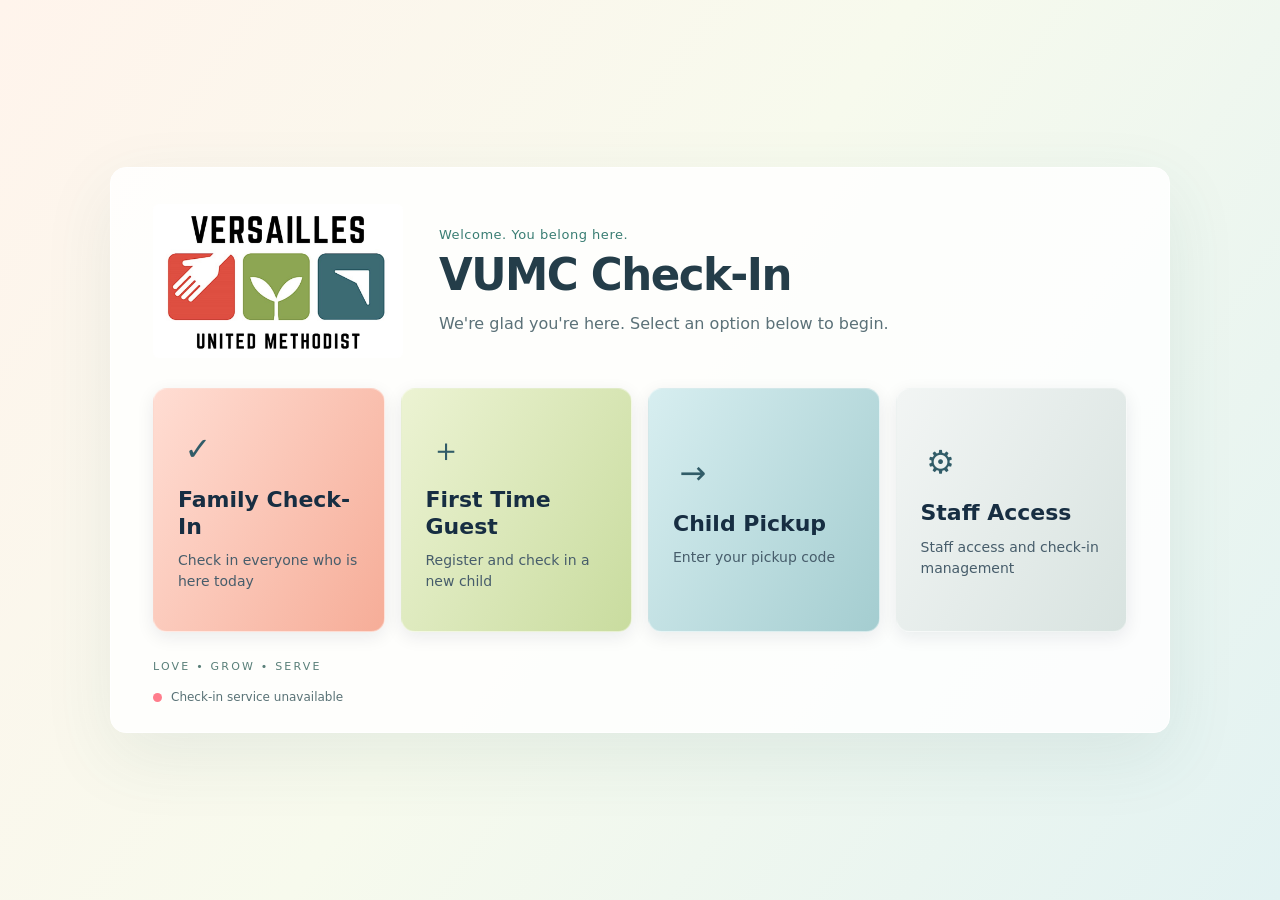
<file: index.html>
<!doctype html>
<html lang="en">

<head>

  <meta charset="utf-8">

  <meta
    name="viewport"
    content="width=device-width,initial-scale=1,viewport-fit=cover"
  >

  <meta
    name="theme-color"
    content="#0b2a52"
  >

  <meta
    name="description"
    content="VUMC Check-In kiosk"
  >

  <link
    rel="manifest"
    href="./manifest.json"
  >

  <link
    rel="stylesheet"
    href="./css/app.css?v=4.0.1"
  >

  <title>
    VUMC Check-In
  </title>

</head>


<body>


  <!-- ============================================================
       LANDING SCREEN
       ============================================================ -->

  <section
    id="landingScreen"
    class="landing-screen"
  >

    <div class="landing-card">


      <div class="welcome-brand">
      <img class="church-logo" src="./media/vumc-logo.jpg" alt="Versailles United Methodist Church — Love, Grow, Serve">

      <div class="landing-copy">

        <p class="landing-eyebrow">
          Welcome. You belong here.
        </p>

        <h1>
          VUMC Check-In
        </h1>

        <p>
          We're glad you're here.
          Select an option below to begin.
        </p>

      </div>


      </div>

      <!-- ========================================================
           WORKFLOW CARDS
           ======================================================== -->

      <div class="landing-actions">


        <!-- CHECK IN -->

        <button
          id="landingCheckinBtn"
          class="landing-action checkin-action"
          type="button"
        >

          <span class="landing-action-icon">
            ✓
          </span>

          <span class="landing-action-copy">

            <strong>
              Family Check-In
            </strong>

            <small>
              Check in everyone who is here today
            </small>

          </span>

        </button>



        <!-- FIRST TIME GUEST -->

        <button
          id="landingGuestBtn"
          class="landing-action guest-action"
          type="button"
        >

          <span class="landing-action-icon">
            ＋
          </span>

          <span class="landing-action-copy">

            <strong>
              First Time Guest
            </strong>

            <small>
              Register and check in a new child
            </small>

          </span>

        </button>



        <!-- PICK UP -->

        <button
          id="landingPickupBtn"
          class="landing-action pickup-action"
          type="button"
        >

          <span class="landing-action-icon">
            →
          </span>

          <span class="landing-action-copy">

            <strong>
              Child Pickup
            </strong>

            <small>
              Enter your pickup code
            </small>

          </span>

        </button>



        <!-- ADMINISTRATOR -->

        <a
          href="./admin/"
          class="landing-action admin-action"
          title="Administrator"
          aria-label="Open Administrator"
        >

          <span class="landing-action-icon">
            ⚙
          </span>

          <span class="landing-action-copy">

            <strong>
              Staff Access
            </strong>

            <small>
              Staff access and check-in management
            </small>

          </span>

        </a>


      </div>


      <!-- ========================================================
           MINISTRY FOOTER
           ======================================================== -->

      <p class="landing-footer">

        <span class="love">
          LOVE
        </span>

        •

        <span class="grow">
          GROW
        </span>

        •

        <span class="serve">
          SERVE
        </span>

      </p>


      <!-- ========================================================
           BACKEND STATUS
           ======================================================== -->

      <div class="landing-status">

        <span
          id="landingBackendDot"
          class="status-dot"
        ></span>

        <span id="landingBackendText">
          Connecting to check-in service…
        </span>

      </div>


    </div>

  </section>



  <!-- ============================================================
       MAIN APPLICATION
       ============================================================ -->

  <div
    id="appContent"
    class="app-content hidden"
  >


    <!-- ==========================================================
         HEADER
         ========================================================== -->

    <header class="app-header">


      <div class="brand">

        <div class="brand-mark">
          ✦
        </div>

        <div>

          <h1>
            VUMC
          </h1>

          <p>
            Check-In
          </p>

        </div>

      </div>



      <div class="header-actions">


        <button
          id="homeBtn"
          class="home-btn"
          type="button"
        >
          Home
        </button>


        <button
          id="refreshRosterBtn"
          class="icon-btn"
          type="button"
          title="Refresh Planning Center roster"
          aria-label="Refresh Planning Center roster"
        >
          ↻
        </button>


        <div class="backend-pill">

          <span
            id="backendDot"
            class="status-dot"
          ></span>

          <span id="backendText">
            Connecting…
          </span>

        </div>


      </div>

    </header>



    <!-- ==========================================================
         APP CONTENT
         ========================================================== -->

    <main class="app-shell">


      <!-- ========================================================
           NAVIGATION
           ======================================================== -->

      <nav class="nav-tabs">


        <button
          class="nav-btn active"
          data-view="checkinView"
          type="button"
        >
          Check In
        </button>


        <button
          class="nav-btn"
          data-view="guestView"
          type="button"
        >
          Guest Check-In
        </button>


        <button
          class="nav-btn"
          data-view="pickupView"
          type="button"
        >
          Pickup
        </button>


      </nav>



      <!-- ========================================================
           FAMILY CHECK-IN
           ======================================================== -->

      <section
        id="checkinView"
        class="view active"
      >

        <div class="panel">


          <div class="panel-header">

            <div>

              <h2>
                Family Check-In
              </h2>

              <p>
                Search by last name, parent, guardian, or child.
              </p>

            </div>

          </div>



          <div class="panel-body">


            <!-- SEARCH -->

            <div class="toolbar search-toolbar">


              <div class="field">

                <label for="searchInput">
                  Search Family
                </label>

                <input
                  id="searchInput"
                  type="search"
                  placeholder="Type a last name..."
                  autocomplete="off"
                >

              </div>


              <button
                id="clearSearchBtn"
                class="btn secondary"
                type="button"
              >
                Clear
              </button>


            </div>



            <!-- ROSTER -->

            <div class="roster-layout">


              <!-- SEARCH RESULTS -->

              <div>

                <div
                  id="resultsList"
                  class="results"
                >

                  <div class="empty">
                    Loading families…
                  </div>

                </div>

              </div>



              <!-- SELECTED CHILDREN -->

              <aside
                class="selection-card sticky-selection-card"
              >

                <h3>
                  Today's Check-In
                </h3>


                <p class="selection-help">

                  Check the adults and children who are present.

                  Choose a service or room for each person. Labels print only when children are checked in.

                </p>


                <p id="selectionSummary" class="selection-help" aria-live="polite"></p>

                <div
                  id="selectedList"
                  class="selected-list"
                ></div>


                <button
                  id="submitCheckinBtn"
                  class="btn success full-btn"
                  type="button"
                  disabled
                >
                  Complete Check-In
                </button>


                <div
                  id="checkinNotice"
                  class="notice hidden"
                ></div>


              </aside>


            </div>


          </div>

        </div>

      </section>



      <!-- ========================================================
           FIRST-TIME GUEST
           ======================================================== -->

      <section
        id="guestView"
        class="view"
      >

        <div class="panel">


          <div class="panel-header">

            <div>

              <h2>
                Guest Check-In
              </h2>

              <p>
                Use this for a child who is not yet in the
                Planning Center roster.
              </p>

            </div>

          </div>



          <form
            id="guestForm"
            class="panel-body"
          >


            <div class="form-grid">


              <div class="field">

                <label for="guestChildFirst">
                  Child first name
                </label>

                <input
                  id="guestChildFirst"
                  type="text"
                  autocomplete="given-name"
                  required
                >

              </div>



              <div class="field">

                <label for="guestChildLast">
                  Child last name
                </label>

                <input
                  id="guestChildLast"
                  type="text"
                  autocomplete="family-name"
                >

              </div>



              <div class="field">

                <label for="guestParentName">
                  Parent / guardian name
                </label>

                <input
                  id="guestParentName"
                  type="text"
                  autocomplete="name"
                  required
                >

              </div>



              <div class="field">

                <label for="guestEmail">
                  Parent / guardian email
                </label>

                <input
                  id="guestEmail"
                  type="email"
                  placeholder="parent@example.com"
                  autocomplete="email"
                  inputmode="email"
                  required
                >

              </div>



              <div class="field">

                <label for="guestGrade">
                  Age / grade
                </label>

                <input
                  id="guestGrade"
                  type="text"
                  placeholder="Example: Age 6 / 1st Grade"
                >

              </div>



              <div class="field">

                <label for="guestRoom">
                  Room / group
                </label>

                <select
                  id="guestRoom"
                  required
                >

                  <option value="Nursery">
                    Nursery
                  </option>

                  <option
                    value="Sunday School"
                    selected
                  >
                    Sunday School
                  </option>

                  <option value="Children's Church">
                    Children's Church
                  </option>

                  <option value="Wednesday Kids">
                    Wednesday Kids
                  </option>

                </select>

              </div>



              <div class="field full">

                <label for="guestNotes">
                  Allergies / notes
                </label>

                <textarea
                  id="guestNotes"
                  rows="4"
                  placeholder="Allergies, medical information, special instructions, or other notes"
                ></textarea>

              </div>


            </div>



            <button
              class="btn success"
              type="submit"
            >
              Check In Guest
            </button>


            <div
              id="guestNotice"
              class="notice hidden"
            ></div>


          </form>


        </div>

      </section>



      <!-- ========================================================
           PICKUP
           ======================================================== -->

      <section
        id="pickupView"
        class="view"
      >

        <div class="panel">


          <div class="panel-header">

            <div>

              <h2>
                Verify Pickup
              </h2>

              <p>
                Enter the four-character pickup code.
              </p>

            </div>

          </div>



          <div class="panel-body pickup-panel">


            <div class="field pickup-field">

              <label for="pickupCodeInput">
                Pickup code
              </label>

              <input
                id="pickupCodeInput"
                maxlength="4"
                autocomplete="off"
                autocapitalize="characters"
                spellcheck="false"
                placeholder="A7KD"
              >

            </div>



            <button
              id="verifyPickupBtn"
              class="btn primary"
              type="button"
            >
              Verify and Check Out
            </button>



            <div
              id="pickupNotice"
              class="notice hidden"
            ></div>



            <div
              id="pickupResult"
              class="pickup-result hidden"
            ></div>


          </div>

        </div>

      </section>



      <!-- ========================================================
           SUCCESS
           ======================================================== -->

      <section
        id="successScreen"
        class="view"
      >

        <div class="panel success-screen">


          <div class="success-icon">
            ✓
          </div>


          <h2>
            Check-In Complete
          </h2>


          <p id="successNames"></p>


          <div
            class="pickup-code"
            id="successCode"
          ></div>


          <p id="pickupInstructions">
            Keep this pickup code.
            Staff will use it when the child is picked up.
          </p>


          <p
            id="successEmailStatus"
            class="success-email-status"
          ></p>


          <p
            id="nextFamilyCountdown"
            class="next-family-countdown"
          >
            Ready for the next family in 8 seconds…
          </p>


          <button
            id="newCheckinBtn"
            class="btn primary"
            type="button"
          >
            Next Household
          </button>


        </div>

      </section>


    </main>


  </div>



  <!-- ============================================================
       JAVASCRIPT
       ============================================================ -->

  <script src="./js/config.js?v=4.0.1"></script>

  <script src="./js/api.js?v=4.0.1"></script>

  <!--
    Local Windows DYMO printer bridge.
    This MUST load before app.js.
  -->
  <script src="./js/dymo-print.js?v=4.0.1"></script>

  <script src="./js/app.js?v=4.0.1"></script>


</body>

</html>
</file>
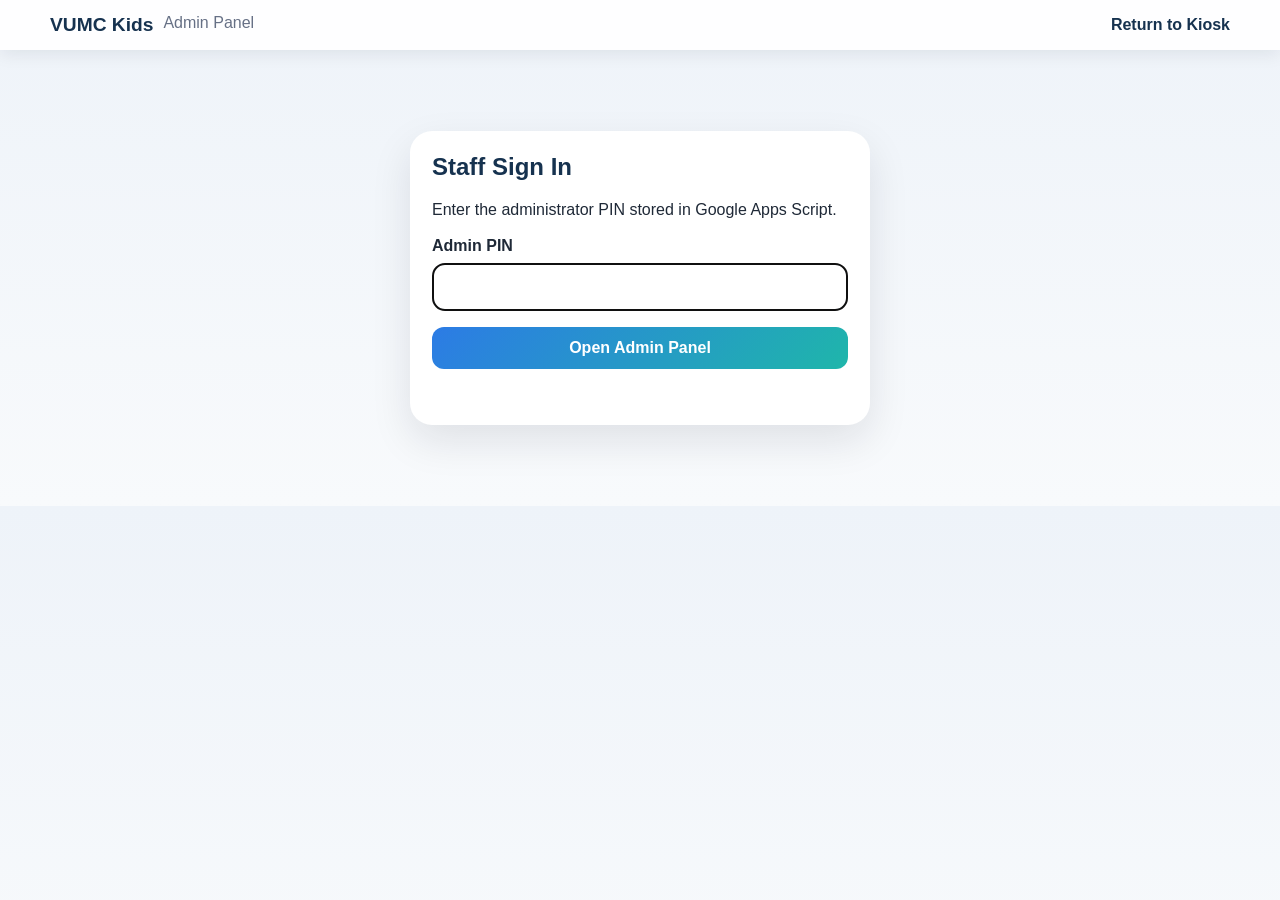
<file: admin/index.html>
<!doctype html>
<html lang="en">

<head>
  <meta charset="utf-8">

  <meta
    name="viewport"
    content="width=device-width,initial-scale=1,viewport-fit=cover"
  >

  <meta
    name="theme-color"
    content="#16324f"
  >

  <meta
    name="robots"
    content="noindex,nofollow"
  >

  <title>VUMC Kids Admin</title>

  <link
    rel="stylesheet"
    href="admin.css"
  >
</head>

<body>

<header class="topbar">

  <div>
    <strong>VUMC Kids</strong>
    <span>Admin Panel</span>
  </div>

  <a
    href="../"
    class="kiosk-link"
  >
    Return to Kiosk
  </a>

</header>


<main class="shell">

  <!-- LOGIN -->

  <section
    id="loginPanel"
    class="card login-card"
  >

    <h1>Staff Sign In</h1>

    <p>
      Enter the administrator PIN stored in
      Google Apps Script.
    </p>

    <form id="loginForm">

      <label for="pin">
        Admin PIN
      </label>

      <input
        id="pin"
        name="pin"
        type="password"
        inputmode="text"
        autocomplete="current-password"
        autocapitalize="none"
        autocorrect="off"
        spellcheck="false"
        required
      >

      <button type="submit">
        Open Admin Panel
      </button>

    </form>

    <div
      id="loginStatus"
      class="status"
    ></div>

  </section>



  <!-- DASHBOARD -->

  <section
    id="dashboard"
    hidden
  >

    <div class="dashboard-head">

      <div>

        <h1>
          Kids Check-In Dashboard
        </h1>

        <p id="lastUpdated">
          Not loaded yet
        </p>

      </div>

      <div class="head-actions">

        <button
          id="refreshBtn"
          class="secondary"
        >
          Refresh
        </button>

        <button
          id="logoutBtn"
          class="danger-outline"
        >
          Sign Out
        </button>

      </div>

    </div>



    <!-- STATS -->

    <div class="stats">

      <article class="stat">
        <span>Active Families</span>
        <strong id="activeFamilies">0</strong>
      </article>

      <article class="stat">
        <span>Children On Site</span>
        <strong id="childrenOnSite">0</strong>
      </article>

      <article class="stat">
        <span>Checked Out Today</span>
        <strong id="checkedOutToday">0</strong>
      </article>

      <article class="stat">
        <span>Total Today</span>
        <strong id="totalToday">0</strong>
      </article>

    </div>



    <!-- TABS -->

    <nav class="tabs">

      <button
        class="tab active"
        data-tab="active"
      >
        Active Check-Ins
      </button>

      <button
        class="tab"
        data-tab="history"
      >
        History
      </button>

      <button
        class="tab"
        data-tab="tools"
      >
        Roster Tools
      </button>

    </nav>



    <!-- ACTIVE -->

    <section
      id="activeTab"
      class="tab-panel card"
    >

      <div class="section-head">

        <div>

          <h2>
            Active Check-Ins
          </h2>

          <p>
            Families whose pickup code has not yet
            been checked out.
          </p>

        </div>

        <input
          id="activeSearch"
          class="search"
          placeholder="Search child or pickup code"
        >

      </div>

      <div
        id="activeList"
        class="records"
      ></div>

    </section>



    <!-- HISTORY -->

    <section
      id="historyTab"
      class="tab-panel card"
      hidden
    >

      <div class="section-head">

        <div>

          <h2>
            Check-In History
          </h2>

          <p>
            Permanent records stored in Google
            Sheets.
          </p>

        </div>

        <div class="filters">

          <input
            id="historyDate"
            type="date"
          >

          <input
            id="historySearch"
            class="search"
            placeholder="Search child or pickup code"
          >

          <button
            id="exportBtn"
            class="secondary"
          >
            Export CSV
          </button>

        </div>

      </div>

      <div
        id="historyList"
        class="records"
      ></div>

    </section>



    <!-- TOOLS -->

    <section
      id="toolsTab"
      class="tab-panel card"
      hidden
    >

      <h2>
        Roster Tools
      </h2>

      <p>
        Use these only after Planning Center
        records have changed.
      </p>

      <div class="tool-grid">

        <button id="refreshRosterBtn">
          Refresh Planning Center Roster
        </button>

        <button
          id="initializeSheetBtn"
          class="secondary"
        >
          Initialize Sheet Tabs
        </button>

      </div>

      <div
        id="toolsStatus"
        class="status"
      ></div>

    </section>

  </section>

</main>



<div
  id="toast"
  class="toast"
></div>


<script>

window.VUMC_ADMIN_CONFIG = {

  scriptUrl:
    "https://script.google.com/macros/s/AKfycbwkn7gc4YiQ93wvL6dzazkzXkobZfGv6SjKQKgwLpawQwgaigB0Fal8-0WDOyG-RePj/exec"

};

</script>

<script src="admin.js?v=4.0.0"></script>
<script src="family-attendance.js?v=4.0.0"></script>

</body>
</html>
</file>
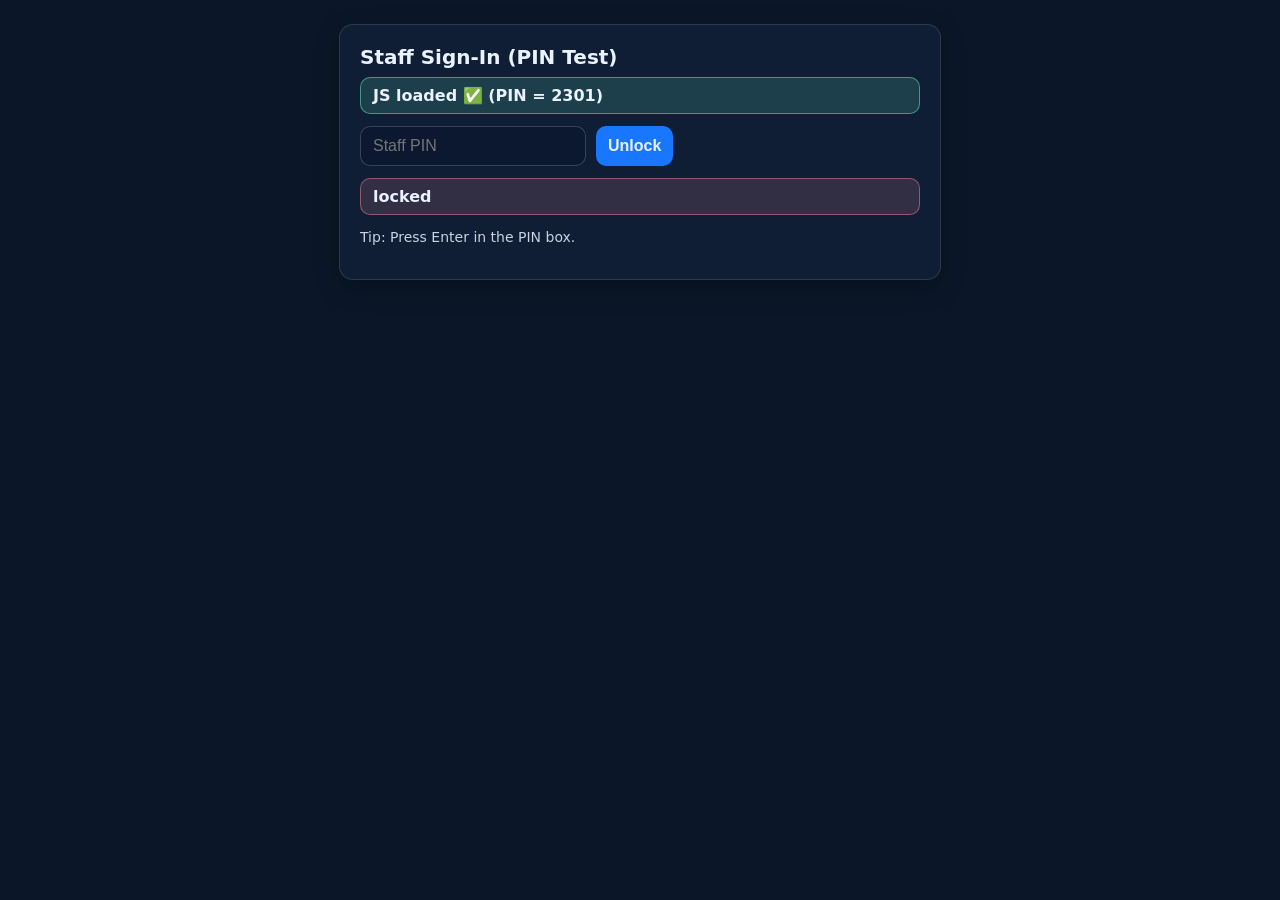
<file: unlock-test.html>
<!doctype html>
<html>
<head>
  <meta charset="utf-8" />
  <meta name="viewport" content="width=device-width,initial-scale=1" />
  <title>VUMC Kids Check-In — PIN Test</title>
  <style>
    body{font-family:system-ui,-apple-system,Segoe UI,Roboto,Arial,sans-serif;margin:0;padding:24px;background:#0b1728;color:#eaf2ff}
    .card{max-width:560px;margin:auto;background:#0f1e34;border:1px solid rgba(255,255,255,.12);padding:20px;border-radius:14px;box-shadow:0 8px 24px rgba(0,0,0,.3)}
    h1{margin:0 0 8px;font-size:20px}
    .row{display:flex;gap:10px;margin:12px 0}
    input,button{font-size:16px;border-radius:10px;border:1px solid rgba(255,255,255,.18);padding:10px 12px;background:#0c1730;color:#eaf2ff}
    button{background:#1976ff;border:none;font-weight:700;cursor:pointer}
    .status{margin-top:8px;padding:8px 12px;border-radius:10px;font-weight:600}
    .ok{background:rgba(115,255,205,.15);border:1px solid rgba(115,255,205,.45)}
    .bad{background:rgba(255,138,160,.15);border:1px solid rgba(255,138,160,.45)}
    .muted{opacity:.85;font-size:14px}
  </style>
</head>
<body>
  <div class="card">
    <h1>Staff Sign-In (PIN Test)</h1>
    <div id="jsState" class="status bad">JS not loaded ❌</div>

    <div class="row">
      <input id="pin" type="password" placeholder="Staff PIN" autocomplete="one-time-code" />
      <button id="unlock" type="button">Unlock</button>
    </div>

    <div id="state" class="status bad">locked</div>
    <p class="muted">Tip: Press Enter in the PIN box.</p>
  </div>

  <script>
    (function(){
      const REQUIRED_PIN = "2301";
      // show that JS is actually running
      const jsState = document.getElementById('jsState');
      jsState.textContent = 'JS loaded ✅  (PIN = ' + REQUIRED_PIN + ')';
      jsState.className = 'status ok';

      const stateEl = document.getElementById('state');
      const pinInput = document.getElementById('pin');
      const btn = document.getElementById('unlock');

      function setUnlocked() {
        stateEl.textContent = 'unlocked';
        stateEl.className = 'status ok';
        alert('Unlocked!');
      }

      btn.addEventListener('click', () => {
        const pin = (pinInput.value || '').trim();
        if (!pin) { alert('Enter PIN'); return; }
        if (pin !== REQUIRED_PIN) { alert('Invalid PIN'); return; }
        setUnlocked();
      });

      pinInput.addEventListener('keydown', (e)=>{ if (e.key === 'Enter') btn.click(); });

      console.log('PIN test page ready. REQUIRED_PIN =', REQUIRED_PIN);
    })();
  </script>
</body>
</html>
</file>
<file: css/app.css>
:root{
  --navy:#0b2a52;
  --navy-dark:#071b36;
  --blue:#1976ff;
  --green:#2f9d68;
  --red:#c23b4a;
  --gold:#f3bd45;
  --bg:#eef3f8;
  --card:#fff;
  --text:#172033;
  --muted:#657187;
  --line:#dce5ef;
  --shadow:0 14px 34px rgba(11,42,82,.12);
}

*{
  box-sizing:border-box;
}

html{
  min-height:100%;
  background:var(--bg);
}

body{
  margin:0;
  min-height:100vh;
  font-family:
    Inter,
    system-ui,
    -apple-system,
    BlinkMacSystemFont,
    "Segoe UI",
    sans-serif;
  color:var(--text);
  background:
    linear-gradient(
      180deg,
      #f7faff 0,
      #eef3f8 40%,
      #e8eef5 100%
    );
}

button,
input,
select,
textarea{
  font:inherit;
}

button{
  cursor:pointer;
}

.hidden{
  display:none!important;
}


/* ============================================================
   HEADER
   ============================================================ */

.app-header{
  position:sticky;
  top:0;
  z-index:20;
  display:flex;
  align-items:center;
  justify-content:space-between;
  gap:16px;
  padding:14px 20px;
  color:#fff;
  background:
    linear-gradient(
      135deg,
      var(--navy-dark),
      var(--navy)
    );
  box-shadow:
    0 6px 20px rgba(7,27,54,.22);
}

.brand{
  display:flex;
  align-items:center;
  gap:12px;
}

.brand-mark{
  display:grid;
  place-items:center;
  width:44px;
  height:44px;
  border-radius:14px;
  background:
    rgba(255,255,255,.14);
  font-size:24px;
}

.brand h1{
  margin:0;
  font-size:20px;
}

.brand p{
  margin:2px 0 0;
  color:#cfe1f8;
  font-size:13px;
}

.header-actions{
  display:flex;
  align-items:center;
  gap:10px;
}

.backend-pill{
  display:flex;
  align-items:center;
  gap:8px;
  padding:8px 12px;
  border:
    1px solid rgba(255,255,255,.2);
  border-radius:999px;
  background:
    rgba(255,255,255,.08);
  font-size:13px;
}

.status-dot{
  width:9px;
  height:9px;
  border-radius:50%;
  background:var(--gold);
}

.status-dot.online{
  background:#69d49b;
}

.status-dot.offline{
  background:#ff7d8c;
}

.home-btn,
.icon-btn{
  min-height:38px;
  padding:8px 14px;
  color:#fff;
  border:
    1px solid rgba(255,255,255,.28);
  border-radius:999px;
  background:
    rgba(255,255,255,.10);
  font-weight:800;
}

.icon-btn{
  min-width:42px;
  padding:8px;
}

.home-btn:hover,
.icon-btn:hover{
  background:
    rgba(255,255,255,.18);
}


/* ============================================================
   APPLICATION
   ============================================================ */

.app-shell{
  max-width:1180px;
  margin:0 auto;
  padding:22px 16px 40px;
}

.nav-tabs{
  display:grid;
  grid-template-columns:
    repeat(3,1fr);
  gap:10px;
  margin-bottom:18px;
}

.nav-btn{
  padding:14px;
  border:
    1px solid var(--line);
  border-radius:14px;
  background:
    rgba(255,255,255,.75);
  color:var(--navy);
  font-weight:800;
}

.nav-btn.active{
  color:#fff;
  border-color:var(--navy);
  background:var(--navy);
  box-shadow:var(--shadow);
}

.view{
  display:none;
}

.view.active{
  display:block;
}

.panel{
  background:var(--card);
  border:
    1px solid var(--line);
  border-radius:20px;
  box-shadow:var(--shadow);
  overflow:hidden;
}

.panel-header{
  display:flex;
  align-items:flex-start;
  justify-content:space-between;
  gap:16px;
  padding:20px;
  border-bottom:
    1px solid var(--line);
}

.panel-header h2{
  margin:0 0 4px;
  color:var(--navy);
  font-size:22px;
}

.panel-header p{
  margin:0;
  color:var(--muted);
}

.panel-body{
  padding:20px;
}

.toolbar{
  display:grid;
  grid-template-columns:
    1fr auto;
  gap:10px;
  margin-bottom:16px;
  align-items:end;
}

.field label{
  display:block;
  margin-bottom:6px;
  color:var(--muted);
  font-size:13px;
  font-weight:700;
}

.field input,
.field select,
.field textarea{
  width:100%;
  padding:13px 14px;
  border:
    1px solid #cdd9e6;
  border-radius:12px;
  background:#fff;
  color:var(--text);
  outline:none;
}

.field input:focus,
.field select:focus,
.field textarea:focus{
  border-color:var(--blue);
  box-shadow:
    0 0 0 3px rgba(25,118,255,.12);
}


/* ============================================================
   BUTTONS
   ============================================================ */

.btn{
  display:inline-flex;
  align-items:center;
  justify-content:center;
  gap:8px;
  min-height:46px;
  padding:11px 16px;
  border:0;
  border-radius:12px;
  font-weight:800;
}

.btn.primary{
  color:#fff;
  background:var(--blue);
}

.btn.secondary{
  color:var(--navy);
  border:
    1px solid #bfd0e3;
  background:#edf4fb;
}

.btn.success{
  color:#fff;
  background:var(--green);
}

.btn.danger{
  color:#fff;
  background:var(--red);
}

.btn:disabled{
  opacity:.5;
  cursor:not-allowed;
}

.full-btn{
  width:100%;
  margin-top:14px;
}


/* ============================================================
   ROSTER
   ============================================================ */

.roster-layout{
  display:grid;
  grid-template-columns:
    minmax(0,1fr) 390px;
  gap:18px;
}

.results,
.selected-list{
  display:grid;
  gap:10px;
}

.selection-card{
  padding:16px;
  border-radius:18px;
  background:#f4f8fc;
  border:
    1px solid var(--line);
}

.selection-card h3{
  margin:0 0 5px;
  color:var(--navy);
}

.selection-help{
  margin:0 0 14px;
  color:var(--muted);
  font-size:13px;
  line-height:1.45;
}

.sticky-selection-card{
  position:sticky;
  top:92px;
  align-self:start;
  max-height:
    calc(100vh - 115px);
  overflow:auto;
}

.empty{
  padding:28px 16px;
  text-align:center;
  color:var(--muted);
  border:
    1px dashed #c7d5e4;
  border-radius:14px;
}

.notice{
  margin-top:14px;
  padding:13px 14px;
  border-radius:12px;
  background:#edf4fb;
  color:var(--navy);
}

.notice.error{
  background:#fff0f2;
  color:#9d2634;
}

.notice.success{
  background:#ebf8f1;
  color:#1d704a;
}


/* ============================================================
   ALPHABET
   ============================================================ */

.alphabet-filter{
  display:grid;
  grid-template-columns:
    repeat(13,minmax(0,1fr));
  gap:7px;
  margin-bottom:16px;
}

.letter-filter{
  min-height:42px;
  border:
    1px solid var(--line);
  border-radius:10px;
  background:#fff;
  color:var(--navy);
  font-weight:900;
  cursor:pointer;
}

.letter-filter:hover{
  border-color:#9fb7cf;
  background:#f3f7fb;
}

.letter-filter.active{
  color:#fff;
  border-color:var(--navy);
  background:var(--navy);
}


/* ============================================================
   HOUSEHOLDS
   ============================================================ */

.household-results{
  display:grid;
  gap:10px;
}

.household-card{
  display:flex;
  align-items:center;
  justify-content:space-between;
  gap:18px;
  padding:16px;
  border:
    1px solid var(--line);
  border-radius:14px;
  background:#fbfdff;
}

.household-card-content{
  min-width:0;
}

.household-name{
  margin-bottom:8px;
  color:var(--navy);
  font-size:18px;
  font-weight:900;
}

.household-section{
  display:flex;
  gap:8px;
  flex-wrap:wrap;
  margin-top:5px;
  color:var(--muted);
  font-size:13px;
}

.household-label{
  color:#43526a;
  font-weight:900;
}


/* ============================================================
   SELECTED CHILD
   ============================================================ */

.selected-child-card{
  padding:14px;
  border:
    1px solid #cbd9e8;
  border-radius:15px;
  background:#fff;
}

.selected-child-card.absent{
  opacity:.78;
  background:#f8fafc;
}

.selected-child-header{
  display:flex;
  align-items:center;
  justify-content:space-between;
  gap:10px;
  margin-bottom:12px;
}

.selected-child-title{
  display:flex;
  align-items:center;
  gap:10px;
  min-width:0;
}

.selected-child-title strong{
  color:var(--navy);
  font-size:16px;
}

.present-check{
  display:inline-flex;
  align-items:center;
  gap:8px;
  margin:0;
  color:var(--navy);
  font-weight:900;
  cursor:pointer;
}

.present-check input{
  width:20px;
  height:20px;
  accent-color:var(--green);
}

.child-fields{
  display:grid;
  gap:11px;
}

.child-fields.inactive{
  display:none;
}

.child-note textarea{
  min-height:72px;
  resize:vertical;
}

.remove-selected{
  min-width:42px;
  min-height:40px;
  padding:8px 12px;
}


/* ============================================================
   FORMS / PICKUP
   ============================================================ */

.form-grid{
  display:grid;
  grid-template-columns:
    1fr 1fr;
  gap:14px;
}

.full{
  grid-column:1/-1;
}

.pickup-panel{
  max-width:620px;
  margin:0 auto;
}

.pickup-field input{
  text-transform:uppercase;
  text-align:center;
  font-size:28px;
  font-weight:900;
  letter-spacing:8px;
}

.pickup-result{
  margin-top:18px;
  padding:18px;
  border-radius:16px;
  background:#f5f9fd;
  border:
    1px solid var(--line);
}


/* ============================================================
   SUCCESS
   ============================================================ */

.success-screen{
  text-align:center;
  padding:34px;
}

.success-icon{
  display:grid;
  place-items:center;
  width:78px;
  height:78px;
  margin:0 auto 12px;
  border-radius:50%;
  background:#e5f7ee;
  color:var(--green);
  font-size:42px;
  font-weight:900;
}

.pickup-code{
  display:inline-block;
  margin:16px 0;
  padding:18px 28px;
  border-radius:18px;
  background:var(--navy);
  color:#fff;
  font-size:42px;
  font-weight:900;
  letter-spacing:8px;
}

.success-email-status{
  color:var(--green);
  font-weight:800;
}

.next-family-countdown{
  margin:18px 0 10px;
  color:var(--muted);
  font-size:14px;
}


/* Welcome: restrained navy / teal gradients and squared cards. */
.landing-screen{min-height:100vh;display:grid;place-items:center;padding:36px 24px;background:linear-gradient(125deg,#fff4ec 0%,#f7faed 48%,#e2f2f2 100%)}
.landing-card{width:min(1040px,100%);padding:36px 42px 26px;color:#243d49;text-align:left;background:rgba(255,255,255,.86);border:1px solid #ffffff;border-radius:16px;box-shadow:0 24px 70px #346a6818}
.church-wordmark{font-size:15px;font-weight:750;letter-spacing:.15em;color:#45676a;margin-bottom:42px}
.church-wordmark span{display:block;font-size:10px;letter-spacing:.14em;margin-top:7px;font-weight:500}
.landing-copy{max-width:700px;margin-bottom:30px}
.landing-eyebrow{font-size:13px;color:#397d73;letter-spacing:.04em;margin:0 0 10px}
.landing-copy h1{font-size:clamp(34px,4vw,52px);font-weight:650;letter-spacing:-.035em;margin:0;line-height:1.1;color:#243d49}
.landing-copy p:not(.landing-eyebrow){color:#5b7178;line-height:1.5;margin:12px 0 0}
.landing-actions{display:grid;grid-template-columns:repeat(2,minmax(0,1fr));gap:14px}
.landing-action{display:flex;align-items:flex-start;gap:16px;min-height:142px;padding:26px;text-align:left;color:#172e42;text-decoration:none;border:1px solid #ffffff66;border-radius:12px;background:linear-gradient(120deg,#fff,#e9f2f2);box-shadow:0 5px 18px #061d2e15;transition:transform .15s ease,box-shadow .15s ease}
.landing-action:hover{transform:translateY(-2px);box-shadow:0 10px 22px #061d2e30}
.landing-action:focus-visible{outline:3px solid #2c8579;outline-offset:4px}
.landing-action:active{transform:translateY(0)}
.checkin-action{background:linear-gradient(120deg,#ffddd3,#f6ad98)}
.guest-action{background:linear-gradient(120deg,#ecf3d3,#c9dc9f)}
.pickup-action{background:linear-gradient(120deg,#d7eef0,#a4cdd0)}
.admin-action{background:linear-gradient(120deg,#f2f5f4,#d8e3e0)}
.landing-action-icon{display:grid;place-items:center;flex:0 0 34px;width:34px;height:34px;margin-top:1px;color:#315c68;font-size:25px;font-weight:400}
.landing-action-copy strong{display:block;color:#172e42;font-size:22px;font-weight:650;line-height:1.2}
.landing-action-copy small{display:block;margin-top:10px;color:#475d6b;font-size:14px;line-height:1.5;font-weight:400}
.landing-footer{margin:28px 0 14px;color:#597f79;font-size:11px;letter-spacing:.2em;font-weight:500}
.landing-footer span{color:inherit}
.landing-status{display:inline-flex;align-items:center;gap:9px;font-size:12px;color:#597276}
.person-kind{display:block;font-size:11px;font-weight:500;color:var(--muted);margin-top:3px}
.present-check{flex:1;line-height:1.35}
.present-check input{flex:0 0 23px;width:23px;height:23px}
#selectionSummary{padding:10px;background:#e5efed;border-radius:8px;color:#244f48;line-height:1.5}
[hidden]{display:none!important}
@media(prefers-reduced-motion:reduce){.landing-action{transition:none}.landing-action:hover{transform:none}}

/* ============================================================
   MOBILE / TABLET
   ============================================================ */

@media(max-width:820px){

  .app-header{
    align-items:flex-start;
  }

  .header-actions{
    align-items:flex-end;
    flex-direction:column;
  }

  .nav-tabs,
  .toolbar,
  .roster-layout,
  .form-grid{
    grid-template-columns:1fr;
  }

  .full{
    grid-column:auto;
  }

  .sticky-selection-card{
    position:static;
    max-height:none;
  }

  .alphabet-filter{
    grid-template-columns:
      repeat(7,minmax(0,1fr));
  }

  .household-card{
    align-items:flex-start;
    flex-direction:column;
  }

  .landing-actions{
    grid-template-columns:1fr;
  }

  .landing-action{
    min-height:96px;
  }

  .landing-card{
    padding:18px;
  }

  .landing-logo{
    width:min(240px,65%);
    max-height:125px;
  }

  .landing-action-icon{
    flex-basis:54px;
    width:54px;
    height:54px;
    font-size:27px;
  }

  .landing-action strong{
    font-size:19px;
  }

}

/* Use the supplied church artwork unchanged, with its white margins clipped by the image frame. */
.welcome-brand{display:grid;grid-template-columns:250px minmax(0,1fr);align-items:center;gap:36px;margin-bottom:30px}
.church-logo{display:block;width:250px;height:154px;object-fit:cover;object-position:center;background:#fff;border-radius:6px}
.welcome-brand .landing-copy{margin:0}
.welcome-brand .landing-copy h1{font-size:clamp(30px,3.4vw,44px)}
@media(max-width:680px){.welcome-brand{grid-template-columns:1fr;gap:20px}.church-logo{width:220px;height:136px}.welcome-brand .landing-copy h1{font-size:32px}}

/* Spacious, near-square welcome tiles. */
.landing-card{width:min(1060px,100%)}
.landing-actions{grid-template-columns:repeat(4,minmax(0,1fr));gap:16px}
.landing-action{aspect-ratio:1 / 1.05;min-height:220px;flex-direction:column;justify-content:center;align-items:flex-start;gap:18px;padding:24px;border-radius:14px}
.landing-action-icon{flex:0 0 auto;width:40px;height:40px;font-size:32px}
.landing-action-copy strong{font-size:22px;line-height:1.2}
.landing-action-copy small{font-size:14px;line-height:1.5}
@media(max-width:980px){.landing-actions{grid-template-columns:repeat(2,minmax(0,1fr));max-width:680px;margin:0 auto}.landing-action{aspect-ratio:1.15 / 1;min-height:220px}}
@media(max-width:480px){.landing-screen{padding:14px}.landing-card{padding:20px}.landing-actions{gap:10px}.landing-action{padding:16px;min-height:190px;aspect-ratio:auto;gap:12px}.landing-action-copy strong{font-size:18px}.landing-action-copy small{font-size:12px}.landing-action-icon{font-size:27px;width:32px;height:32px}}
</file>
<file: admin/admin.css>
:root{--navy:#16324f;--blue:#2c7be5;--teal:#1fb6aa;--bg:#eef3f9;--text:#1f2937;--muted:#667085;--line:#dfe6ee;--danger:#b42318;--shadow:0 16px 40px rgba(16,24,40,.10)}*{box-sizing:border-box}body{margin:0;font-family:Arial,Helvetica,sans-serif;background:linear-gradient(180deg,#eef3f9,#f8fafc);color:var(--text)}button,input{font:inherit}button{border:0;border-radius:12px;padding:12px 16px;font-weight:800;cursor:pointer;background:linear-gradient(135deg,var(--blue),var(--teal));color:#fff}.topbar{position:sticky;top:0;z-index:10;display:flex;justify-content:space-between;align-items:center;padding:14px max(20px,calc((100% - 1180px)/2));background:rgba(255,255,255,.94);box-shadow:0 4px 18px rgba(16,24,40,.08)}.topbar div{display:flex;gap:10px}.topbar strong{color:var(--navy);font-size:1.2rem}.topbar span{color:var(--muted)}.kiosk-link{color:var(--navy);font-weight:800;text-decoration:none}.shell{width:min(1180px,94%);margin:28px auto 60px}.card{background:#fff;border-radius:22px;padding:22px;box-shadow:var(--shadow)}.login-card{max-width:460px;margin:9vh auto}.login-card h1,.dashboard-head h1,.section-head h2{color:var(--navy);margin-top:0}label{display:block;font-weight:800;margin:18px 0 8px}input{width:100%;border:2px solid var(--line);border-radius:12px;padding:13px}.login-card button{width:100%;margin-top:16px}.dashboard-head,.section-head{display:flex;justify-content:space-between;gap:20px;align-items:center;margin-bottom:20px}.head-actions,.filters{display:flex;gap:10px}.secondary{background:#eef3f9;color:var(--navy)}.danger-outline{background:#fff;color:var(--danger);border:2px solid #f0b7b2}.stats{display:grid;grid-template-columns:repeat(4,1fr);gap:14px;margin:20px 0}.stat{background:#fff;border-radius:18px;padding:18px;box-shadow:0 8px 24px rgba(16,24,40,.07)}.stat span{display:block;color:var(--muted);font-weight:700}.stat strong{display:block;color:var(--navy);font-size:2rem;margin-top:8px}.tabs{display:flex;gap:8px;margin-bottom:12px;overflow:auto}.tab{background:#dfe8f3;color:var(--navy);white-space:nowrap}.tab.active{background:var(--navy);color:#fff}.search{min-width:220px}.records{display:grid;gap:12px}.record{border:1px solid var(--line);border-radius:16px;padding:16px;display:grid;grid-template-columns:1fr auto;gap:18px;align-items:center}.record h3{margin:0 0 6px;color:var(--navy)}.record p{margin:4px 0;color:var(--muted)}.code{display:inline-block;background:#eef3f9;border-radius:10px;padding:6px 10px;color:var(--navy);font-weight:900;letter-spacing:.08em}.checkout{background:var(--navy)}.badge{display:inline-block;border-radius:999px;padding:5px 9px;font-size:.82rem;font-weight:800}.badge.active{background:#e8f7ef;color:#067647}.badge.done{background:#eef3f9;color:#475467}.empty{text-align:center;padding:36px;color:var(--muted)}.tool-grid{display:flex;gap:12px;flex-wrap:wrap}.status{min-height:22px;margin-top:12px;font-weight:700}.status.error{color:var(--danger)}.status.success{color:#067647}.toast{position:fixed;right:20px;bottom:20px;background:var(--navy);color:#fff;padding:14px 18px;border-radius:14px;opacity:0;transition:.2s}.toast.show{opacity:1}@media(max-width:850px){.stats{grid-template-columns:1fr 1fr}.dashboard-head,.section-head{align-items:stretch;flex-direction:column}.head-actions,.filters{flex-wrap:wrap}}@media(max-width:520px){.stats{grid-template-columns:1fr}.record{grid-template-columns:1fr}.record button{width:100%}.topbar span{display:none}}
</file>
